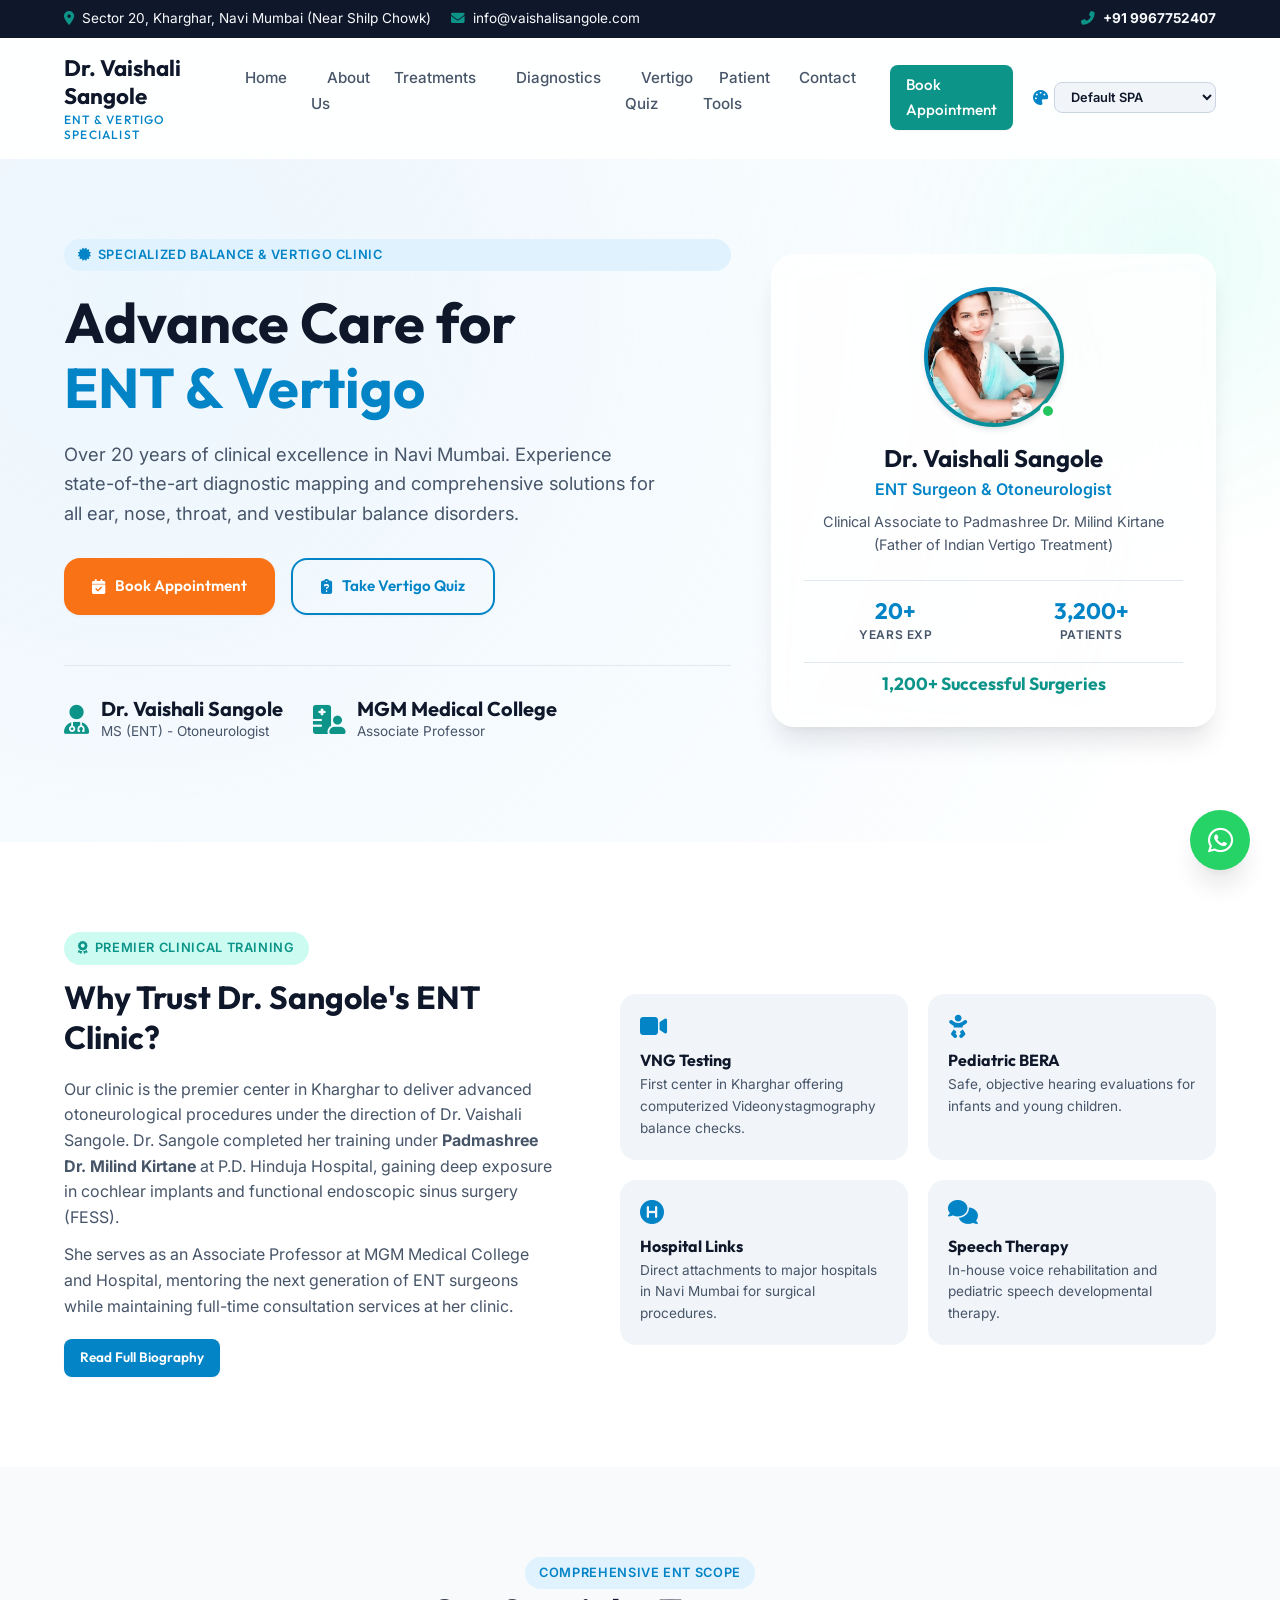
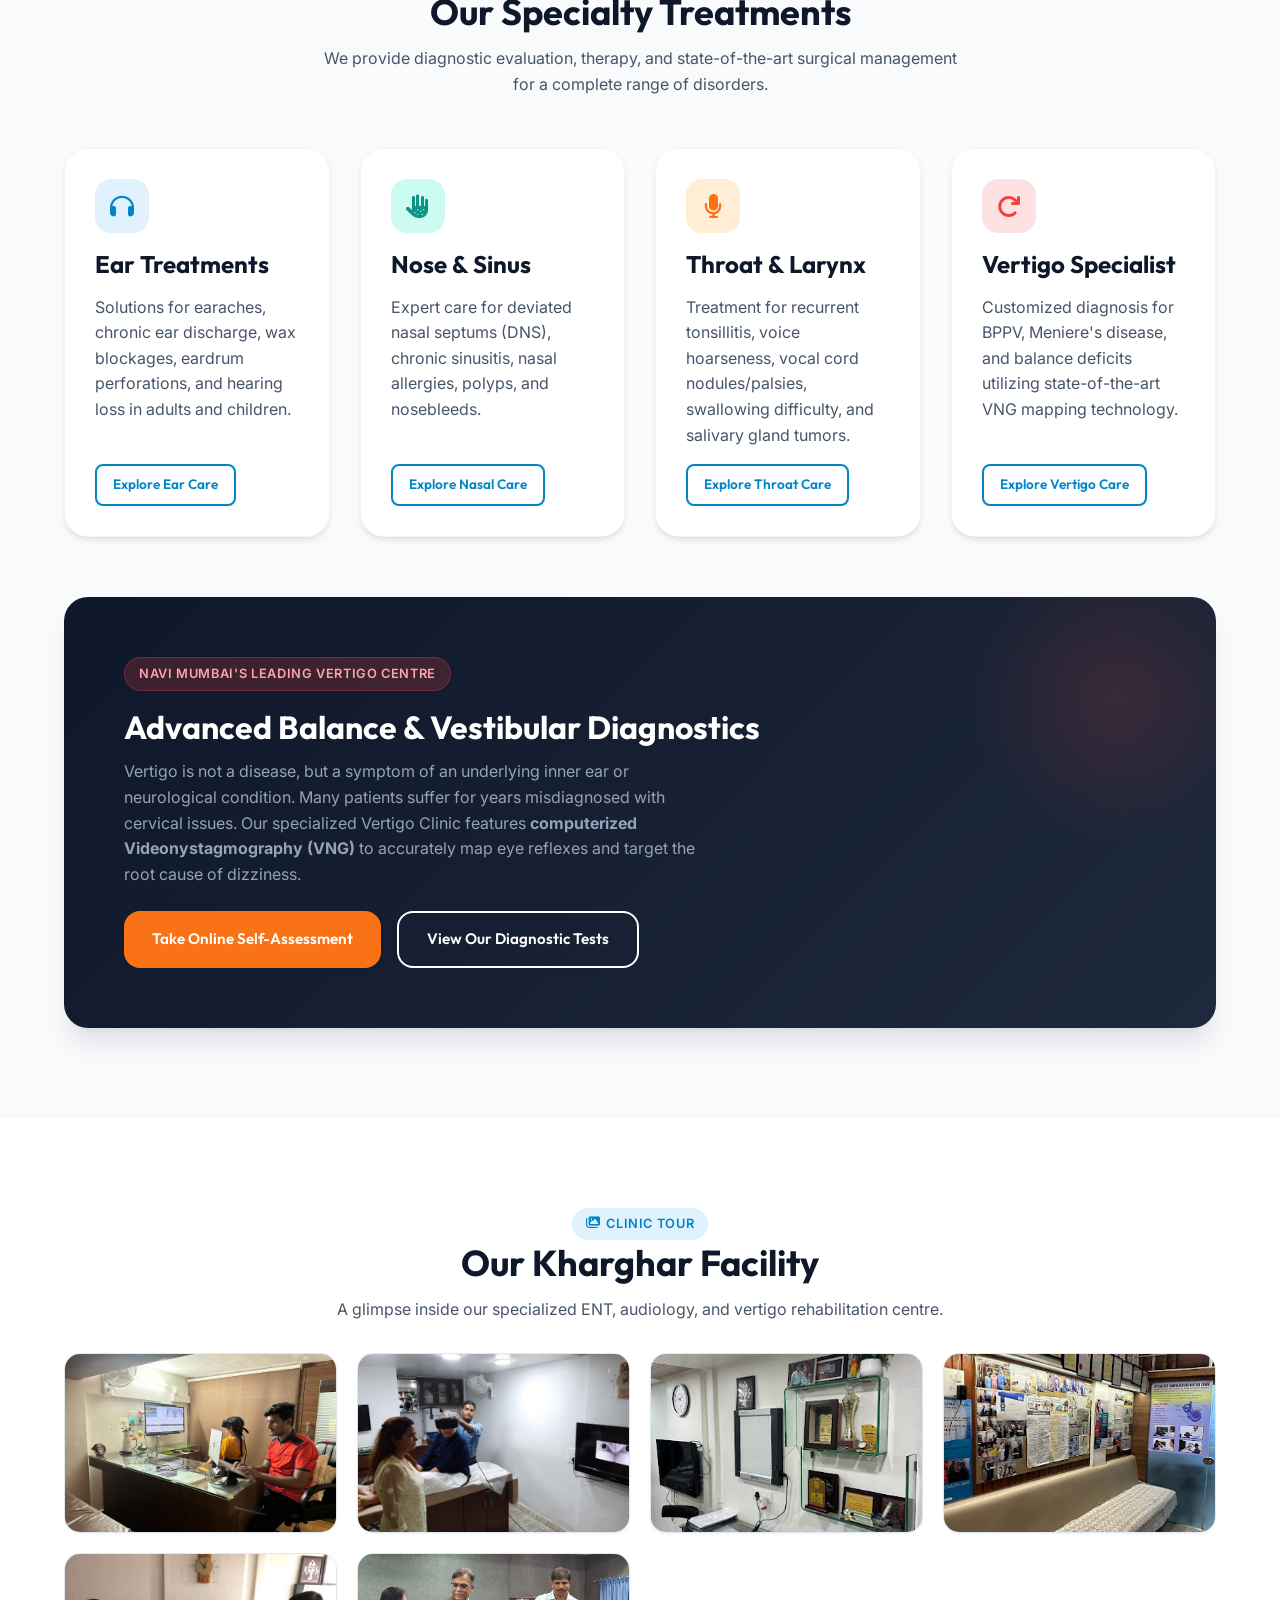
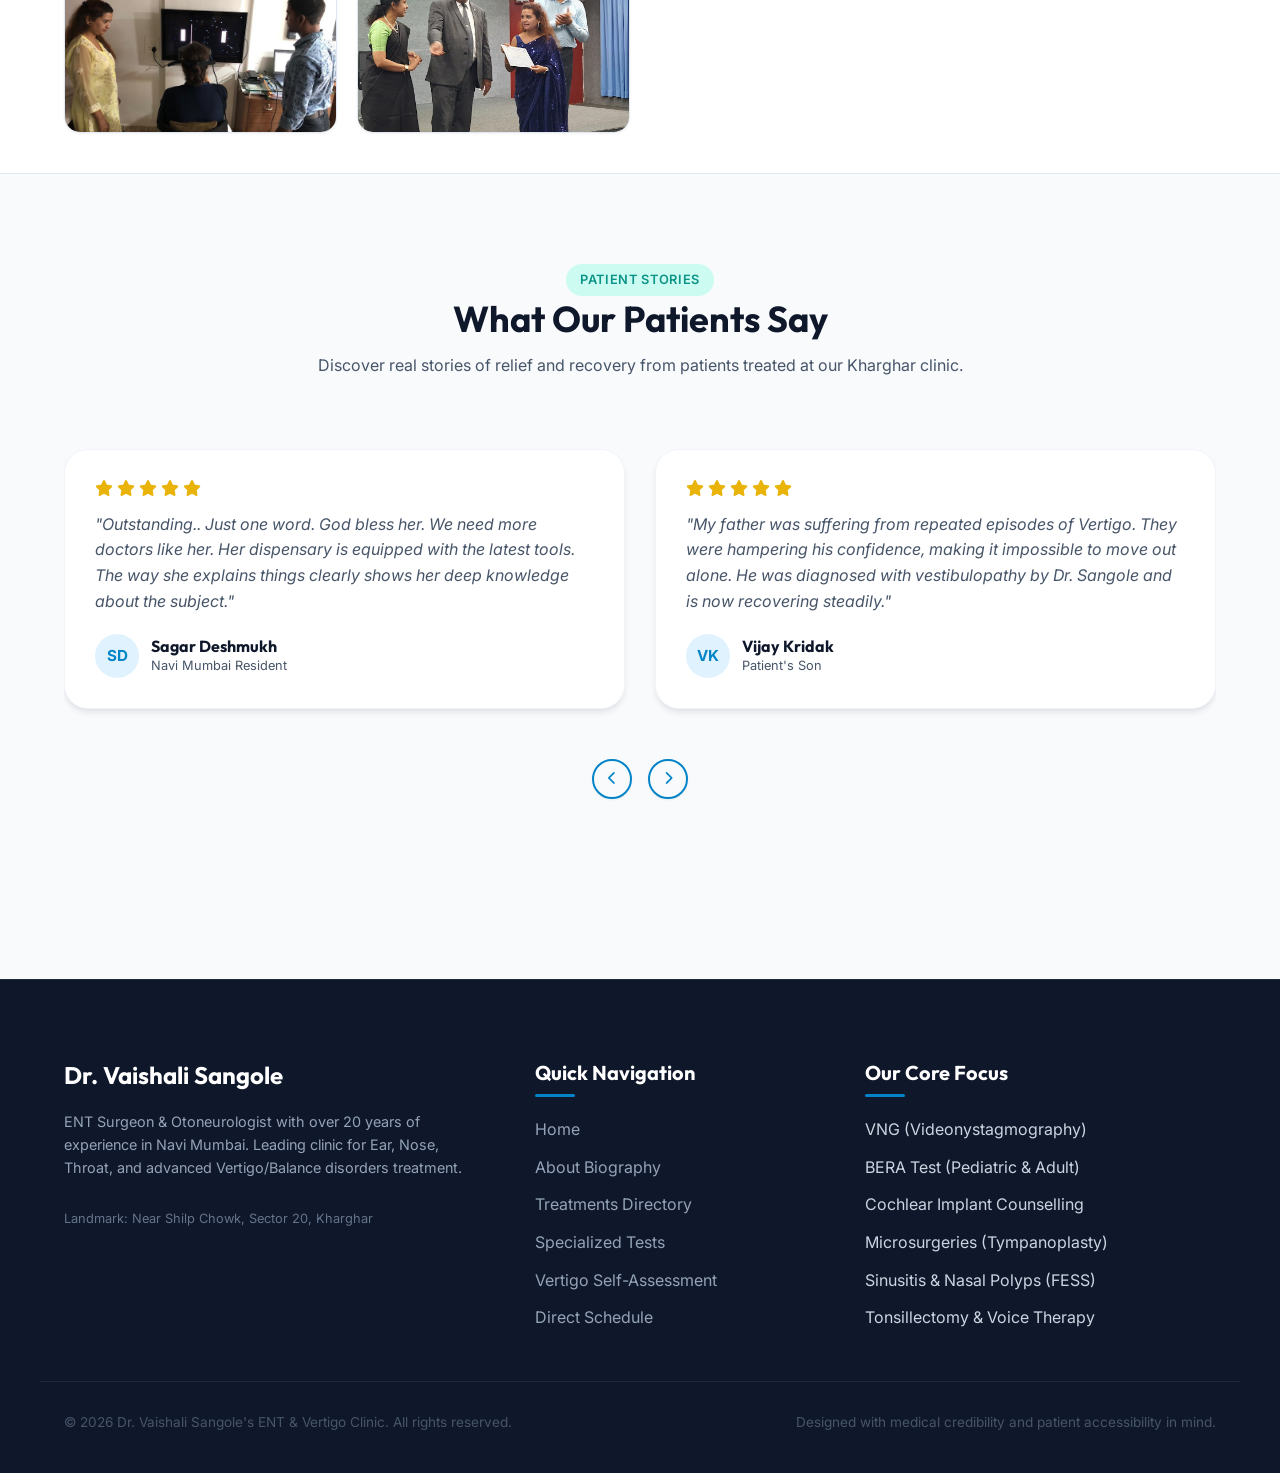
<file: spa-redesign/index.html>
<!DOCTYPE html>
<html lang="en">
<head>
  <meta charset="UTF-8">
  <meta name="viewport" content="width=device-width, initial-scale=1.0">
  <title>Dr. Vaishali Sangole | ENT Specialist & Vertigo Clinic Navi Mumbai</title>
  
  <!-- Meta Tags for SEO -->
  <meta name="description" content="Consult Dr. Vaishali Sangole, leading ENT surgeon & otoneurologist with 20+ years experience. Expert treatment for ear, nose, throat, and specialized vertigo/balance disorders (VNG, BERA) in Kharghar, Navi Mumbai.">
  <meta name="keywords" content="ENT specialist Kharghar, Vertigo doctor Navi Mumbai, BERA test Kharghar, VNG test Mumbai, Dr Vaishali Sangole, throat specialist Navi Mumbai, audiometry Kharghar">
  
  <!-- FontAwesome for Icons -->
  <link rel="stylesheet" href="https://cdnjs.cloudflare.com/ajax/libs/font-awesome/6.4.0/css/all.min.css">
  
  <!-- Custom Styles -->
  <link rel="stylesheet" href="styles.css">
</head>
<body>

  <!-- TOP BRANDING HEADER -->
  <header class="site-header">
    <div class="header-top">
      <div class="container header-top-inner">
        <div class="top-contact">
          <div class="top-contact-item">
            <i class="fas fa-map-marker-alt"></i>
            <span>Sector 20, Kharghar, Navi Mumbai (Near Shilp Chowk)</span>
          </div>
          <div class="top-contact-item">
            <i class="fas fa-envelope"></i>
            <a href="mailto:info@vaishalisangole.com">info@vaishalisangole.com</a>
          </div>
        </div>
        <div class="top-contact-item">
          <i class="fas fa-phone-alt"></i>
          <a href="tel:+919967752407" style="font-weight: 700;">+91 9967752407</a>
        </div>
      </div>
    </div>
    
    <div class="header-main">
      <div class="container header-main-inner">
        <a href="#/home" class="logo">
          <h1>
            Dr. Vaishali Sangole
            <span>ENT & Vertigo Specialist</span>
          </h1>
        </a>
        
        <nav class="main-nav" id="site-main-nav">
          <ul>
            <li><a href="#/home">Home</a></li>
            <li><a href="#/about">About Us</a></li>
            <li><a href="#/treatments">Treatments</a></li>
            <li><a href="#/tests">Diagnostics</a></li>
            <li><a href="#/assessment">Vertigo Quiz</a></li>
            <li><a href="#/tools">Patient Tools</a></li>
            <li><a href="#/contact">Contact</a></li>
            <li><a href="#/booking" class="btn btn-secondary btn-sm nav-link-booking" style="color: white; margin-left: 10px;">Book Appointment</a></li>
          </ul>
        </nav>
        
        <div class="theme-selector-container" style="margin-left: 20px; display: flex; align-items: center; gap: 6px;">
          <i class="fas fa-palette" style="color: var(--primary); font-size: 0.95rem;"></i>
          <select id="theme-switcher-select" style="padding: 6px 12px; font-size: 0.8rem; background: var(--bg-accent); border: 1px solid #cbd5e1; border-radius: var(--radius-sm); cursor: pointer; font-weight:600; font-family: var(--font-body); color: var(--text-main); outline:none;">
            <option value="default">Default SPA</option>
            <option value="boutique">Boutique Elegance</option>
            <option value="telehealth">Telehealth Dark</option>
          </select>
        </div>
        
        <button class="menu-toggle" id="menu-toggle-btn">
          <i class="fas fa-bars"></i>
        </button>
      </div>
    </div>
  </header>

  <!-- ==================== VIEW: HOME ==================== -->
  <main class="view active" id="home-view">
    <section class="hero">
      <div class="container hero-grid">
        <div class="hero-content">
          <span class="badge badge-primary"><i class="fas fa-certificate"></i> Specialized Balance & Vertigo Clinic</span>
          <h2 class="hero-title">Advance Care for <span>ENT & Vertigo</span></h2>
          <p class="hero-desc">Over 20 years of clinical excellence in Navi Mumbai. Experience state-of-the-art diagnostic mapping and comprehensive solutions for all ear, nose, throat, and vestibular balance disorders.</p>
          <div class="hero-ctas">
            <a href="#/booking" class="btn btn-accent"><i class="fas fa-calendar-check"></i> Book Appointment</a>
            <a href="#/assessment" class="btn btn-outline"><i class="fas fa-clipboard-question"></i> Take Vertigo Quiz</a>
          </div>
          <div class="hero-trust-badges">
            <div class="trust-badge-item">
              <i class="fas fa-user-md"></i>
              <div>
                <h4>Dr. Vaishali Sangole</h4>
                <p>MS (ENT) - Otoneurologist</p>
              </div>
            </div>
            <div class="trust-badge-item">
              <i class="fas fa-hospital-user"></i>
              <div>
                <h4>MGM Medical College</h4>
                <p>Associate Professor</p>
              </div>
            </div>
          </div>
        </div>
        
        <div class="hero-card">
          <div class="doctor-img-container">
            <img src="images/doctor-img.jpg" alt="Dr. Vaishali Sangole">
            <div class="online-pulse"></div>
          </div>
          <div>
            <h3>Dr. Vaishali Sangole</h3>
            <p style="color: var(--primary); font-weight: 600; margin-top: 4px;">ENT Surgeon & Otoneurologist</p>
            <p style="font-size: 0.9rem; margin-top: 8px;">Clinical Associate to Padmashree Dr. Milind Kirtane (Father of Indian Vertigo Treatment)</p>
          </div>
          
          <div class="hero-card-meta">
            <div class="hero-card-stat">
              <h4>20+</h4>
              <p>Years Exp</p>
            </div>
            <div class="hero-card-stat">
              <h4>3,200+</h4>
              <p>Patients</p>
            </div>
            <div class="hero-card-stat" style="border-top: 1px solid #e2e8f0; grid-column: span 2; padding-top: 10px; margin-top: 5px;">
              <h4 style="font-size: 1.1rem; color: var(--secondary);">1,200+ Successful Surgeries</h4>
            </div>
          </div>
        </div>
      </div>
    </section>

    <!-- HIGHLIGHT SECTION -->
    <section class="section section-alt">
      <div class="container">
        <div class="about-grid">
          <div>
            <span class="badge badge-secondary"><i class="fas fa-award"></i> Premier Clinical Training</span>
            <h2 style="margin-top: 12px; margin-bottom: 20px;">Why Trust Dr. Sangole's ENT Clinic?</h2>
            <p>Our clinic is the premier center in Kharghar to deliver advanced otoneurological procedures under the direction of Dr. Vaishali Sangole. Dr. Sangole completed her training under <strong>Padmashree Dr. Milind Kirtane</strong> at P.D. Hinduja Hospital, gaining deep exposure in cochlear implants and functional endoscopic sinus surgery (FESS).</p>
            <p style="margin-top: 12px;">She serves as an Associate Professor at MGM Medical College and Hospital, mentoring the next generation of ENT surgeons while maintaining full-time consultation services at her clinic.</p>
            <a href="#/about" class="btn btn-primary btn-sm" style="margin-top: 20px;">Read Full Biography</a>
          </div>
          
          <div class="about-features">
            <div class="feature-box">
              <i class="fas fa-video"></i>
              <h4>VNG Testing</h4>
              <p>First center in Kharghar offering computerized Videonystagmography balance checks.</p>
            </div>
            <div class="feature-box">
              <i class="fas fa-baby"></i>
              <h4>Pediatric BERA</h4>
              <p>Safe, objective hearing evaluations for infants and young children.</p>
            </div>
            <div class="feature-box">
              <i class="fas fa-hospital-symbol"></i>
              <h4>Hospital Links</h4>
              <p>Direct attachments to major hospitals in Navi Mumbai for surgical procedures.</p>
            </div>
            <div class="feature-box">
              <i class="fas fa-comments"></i>
              <h4>Speech Therapy</h4>
              <p>In-house voice rehabilitation and pediatric speech developmental therapy.</p>
            </div>
          </div>
        </div>
      </div>
    </section>

    <!-- CORE SPECIALTIES -->
    <section class="section">
      <div class="container">
        <div class="section-header">
          <span class="badge badge-primary">Comprehensive ENT Scope</span>
          <h2>Our Specialty Treatments</h2>
          <p>We provide diagnostic evaluation, therapy, and state-of-the-art surgical management for a complete range of disorders.</p>
        </div>
        
         <div class="treatments-grid">
          <div class="treatment-card">
            <div class="treatment-card-icon flex-center">
              <i class="fas fa-headphones"></i>
            </div>
            <h3>Ear Treatments</h3>
            <p>Solutions for earaches, chronic ear discharge, wax blockages, eardrum perforations, and hearing loss in adults and children.</p>
            <a href="#/treatments-ear" class="btn btn-outline btn-sm" style="margin-top: auto; align-self: flex-start;">Explore Ear Care</a>
          </div>
          
          <div class="treatment-card">
            <div class="treatment-card-icon nose flex-center">
              <i class="fas fa-allergies"></i>
            </div>
            <h3>Nose & Sinus</h3>
            <p>Expert care for deviated nasal septums (DNS), chronic sinusitis, nasal allergies, polyps, and nosebleeds.</p>
            <a href="#/treatments-nose" class="btn btn-outline btn-sm" style="margin-top: auto; align-self: flex-start;">Explore Nasal Care</a>
          </div>
          
          <div class="treatment-card">
            <div class="treatment-card-icon throat flex-center">
              <i class="fas fa-microphone"></i>
            </div>
            <h3>Throat & Larynx</h3>
            <p>Treatment for recurrent tonsillitis, voice hoarseness, vocal cord nodules/palsies, swallowing difficulty, and salivary gland tumors.</p>
            <a href="#/treatments-throat" class="btn btn-outline btn-sm" style="margin-top: auto; align-self: flex-start;">Explore Throat Care</a>
          </div>
          
          <div class="treatment-card">
            <div class="treatment-card-icon vertigo flex-center">
              <i class="fas fa-redo"></i>
            </div>
            <h3>Vertigo Specialist</h3>
            <p>Customized diagnosis for BPPV, Meniere's disease, and balance deficits utilizing state-of-the-art VNG mapping technology.</p>
            <a href="#/treatments-vertigo" class="btn btn-outline btn-sm" style="margin-top: auto; align-self: flex-start;">Explore Vertigo Care</a>
          </div>
        </div>
        
        <!-- VERTIGO CLINIC FOCUS CALLOUT -->
        <div class="vertigo-banner">
          <div class="vertigo-visual-bg"></div>
          <span class="badge vertigo-banner-badge">Navi Mumbai's Leading Vertigo Centre</span>
          <h3>Advanced Balance & Vestibular Diagnostics</h3>
          <p>Vertigo is not a disease, but a symptom of an underlying inner ear or neurological condition. Many patients suffer for years misdiagnosed with cervical issues. Our specialized Vertigo Clinic features <strong>computerized Videonystagmography (VNG)</strong> to accurately map eye reflexes and target the root cause of dizziness.</p>
          <div style="display: flex; gap: 16px; flex-wrap: wrap;">
            <a href="#/assessment" class="btn btn-accent">Take Online Self-Assessment</a>
            <a href="#/tests" class="btn btn-outline" style="border-color: white; color: white;">View Our Diagnostic Tests</a>
          </div>
        </div>
      </div>
    </section>

    <!-- GALLERY SECTION -->
    <section class="section section-alt" style="padding-bottom: 40px; border-bottom: 1px solid #e2e8f0;">
      <div class="container">
        <div class="section-header" style="margin-bottom: 30px;">
          <span class="badge badge-primary"><i class="fas fa-images"></i> Clinic Tour</span>
          <h2>Our Kharghar Facility</h2>
          <p>A glimpse inside our specialized ENT, audiology, and vertigo rehabilitation centre.</p>
        </div>
        <div class="gallery-grid" style="display: grid; grid-template-columns: repeat(auto-fill, minmax(220px, 1fr)); gap: 20px; margin-top: 20px;">
          <div class="gallery-card" style="border-radius: var(--radius-md); overflow: hidden; height: 180px; box-shadow: var(--shadow-sm); transition: var(--transition); border: 1px solid #e2e8f0;">
            <img src="images/gallery/1.jpg" alt="Clinic Entrance" style="width: 100%; height: 100%; object-fit: cover; transition: var(--transition);">
          </div>
          <div class="gallery-card" style="border-radius: var(--radius-md); overflow: hidden; height: 180px; box-shadow: var(--shadow-sm); transition: var(--transition); border: 1px solid #e2e8f0;">
            <img src="images/gallery/2.jpeg" alt="Consultation Lounge" style="width: 100%; height: 100%; object-fit: cover; transition: var(--transition);">
          </div>
          <div class="gallery-card" style="border-radius: var(--radius-md); overflow: hidden; height: 180px; box-shadow: var(--shadow-sm); transition: var(--transition); border: 1px solid #e2e8f0;">
            <img src="images/gallery/3.jpg" alt="VNG Diagnostic Suite" style="width: 100%; height: 100%; object-fit: cover; transition: var(--transition);">
          </div>
          <div class="gallery-card" style="border-radius: var(--radius-md); overflow: hidden; height: 180px; box-shadow: var(--shadow-sm); transition: var(--transition); border: 1px solid #e2e8f0;">
            <img src="images/gallery/5.jpg" alt="Audiological Testing Room" style="width: 100%; height: 100%; object-fit: cover; transition: var(--transition);">
          </div>
          <div class="gallery-card" style="border-radius: var(--radius-md); overflow: hidden; height: 180px; box-shadow: var(--shadow-sm); transition: var(--transition); border: 1px solid #e2e8f0;">
            <img src="images/gallery/6.jpeg" alt="Doctor Consultation Cabin" style="width: 100%; height: 100%; object-fit: cover; transition: var(--transition);">
          </div>
          <div class="gallery-card" style="border-radius: var(--radius-md); overflow: hidden; height: 180px; box-shadow: var(--shadow-sm); transition: var(--transition); border: 1px solid #e2e8f0;">
            <img src="images/gallery/7.jpeg" alt="Hearing Aid Lab" style="width: 100%; height: 100%; object-fit: cover; transition: var(--transition);">
          </div>
        </div>
      </div>
    </section>

    <!-- TESTIMONIALS SECTION -->
    <section class="section testimonials-section">
      <div class="container">
        <div class="section-header">
          <span class="badge badge-secondary">Patient Stories</span>
          <h2>What Our Patients Say</h2>
          <p>Discover real stories of relief and recovery from patients treated at our Kharghar clinic.</p>
        </div>
        
        <div class="testimonials-track">
          <div class="testimonial-slide">
            <div class="testimonial-rating">
              <i class="fas fa-star"></i><i class="fas fa-star"></i><i class="fas fa-star"></i><i class="fas fa-star"></i><i class="fas fa-star"></i>
            </div>
            <p class="testimonial-text">"Outstanding.. Just one word. God bless her. We need more doctors like her. Her dispensary is equipped with the latest tools. The way she explains things clearly shows her deep knowledge about the subject."</p>
            <div class="testimonial-author">
              <div class="testimonial-avatar flex-center">SD</div>
              <div>
                <h4>Sagar Deshmukh</h4>
                <p style="font-size: 0.8rem; margin: 0;">Navi Mumbai Resident</p>
              </div>
            </div>
          </div>
          
          <div class="testimonial-slide">
            <div class="testimonial-rating">
              <i class="fas fa-star"></i><i class="fas fa-star"></i><i class="fas fa-star"></i><i class="fas fa-star"></i><i class="fas fa-star"></i>
            </div>
            <p class="testimonial-text">"My father was suffering from repeated episodes of Vertigo. They were hampering his confidence, making it impossible to move out alone. He was diagnosed with vestibulopathy by Dr. Sangole and is now recovering steadily."</p>
            <div class="testimonial-author">
              <div class="testimonial-avatar flex-center">VK</div>
              <div>
                <h4>Vijay Kridak</h4>
                <p style="font-size: 0.8rem; margin: 0;">Patient's Son</p>
              </div>
            </div>
          </div>

          <div class="testimonial-slide">
            <div class="testimonial-rating">
              <i class="fas fa-star"></i><i class="fas fa-star"></i><i class="fas fa-star"></i><i class="fas fa-star"></i><i class="fas fa-star"></i>
            </div>
            <p class="testimonial-text">"I had Vertigo issues for many years. Every time I was diagnosed with cervical spondylosis because I had neck pain. Dr. Vaishali diagnosed me correctly. Her friendliness and explanations are top class!"</p>
            <div class="testimonial-author">
              <div class="testimonial-avatar flex-center">PS</div>
              <div>
                <h4>Prasidh S.</h4>
                <p style="font-size: 0.8rem; margin: 0;">Kharghar Patient</p>
              </div>
            </div>
          </div>
        </div>
        <div style="display:flex; justify-content:center; gap:16px; margin-top: 30px;">
          <button class="btn btn-outline btn-sm" id="testi-prev-btn" style="border-radius:var(--radius-full); width:40px; height:40px; padding:0; display:inline-flex; align-items:center; justify-content:center;"><i class="fas fa-chevron-left"></i></button>
          <button class="btn btn-outline btn-sm" id="testi-next-btn" style="border-radius:var(--radius-full); width:40px; height:40px; padding:0; display:inline-flex; align-items:center; justify-content:center;"><i class="fas fa-chevron-right"></i></button>
        </div>
      </div>
    </section>
  </main>

  <!-- ==================== VIEW: ABOUT US ==================== -->
  <main class="view" id="about-view">
    <section class="section">
      <div class="container">
        <div class="section-header">
          <span class="badge badge-primary">Our Founder</span>
          <h2>Dr. Vaishali Sangole</h2>
          <p>Learn about the academic background, clinical expertise, and medical lineage of Navi Mumbai's leading otoneurologist.</p>
        </div>
        
        <div style="background-color: var(--bg-secondary); border-radius: var(--radius-lg); padding: 40px; box-shadow: var(--shadow-md); border: 1px solid #f1f5f9; margin-top: 40px;">
          <div class="about-grid">
            <div style="text-align: center;">
              <div class="doctor-img-container" style="width: 200px; height: 200px; margin: 0 auto 20px;">
                <img src="images/doctor-img.jpg" alt="Dr. Vaishali Sangole">
              </div>
              <h3>Dr. Vaishali Sangole</h3>
              <p style="color: var(--primary); font-weight: 600;">MS (ENT), MBBS</p>
              <p style="font-size: 0.9rem; margin-top: 8px;">Associate Professor at MGM Medical College</p>
              <span class="badge mgm-badge" style="margin-top: 10px;">20+ Years Clinical Exp</span>
            </div>
            
            <div>
              <h3 style="margin-bottom: 16px; border-bottom: 2px solid var(--primary-light); padding-bottom: 10px;">Medical Career & Biography</h3>
              <p>Dr. Vaishali Sangole graduated from the prestigious <strong>Mahatma Gandhi Institute of Medical Sciences (M.G.I.M.S)</strong>, Sewagram, Wardha in 1996, and completed her Masters in Surgery (M.S.) in ENT in 2002. She is widely recognized as a leading otoneurologist specializing in vertigo, balance disorders, and deafness.</p>
              <p style="margin-top: 12px;">Between 2005 and 2008, she served as a Clinical Associate to the legendary <strong>Padmashree Dr. Milind Kirtane</strong> (recognized nationally as the father of modern vertigo management and a pioneer of cochlear implants) at the P.D. Hinduja National Hospital. Under his mentorship, she gained extensive experience in Cochlear Implants and Functional Endoscopic Sinus Surgery (FESS).</p>
              <p style="margin-top: 12px;">In addition to running her specialized clinic in Kharghar, she holds the position of <strong>Associate Professor</strong> in the Department of ENT at MGM Medical College and Hospital, Kalamboli, Navi Mumbai, where she guides postgraduate students and handles complex cases.</p>
            </div>
          </div>
          
          <div style="margin-top: 40px; border-top: 1px solid #e2e8f0; padding-top: 40px;">
            <h3 style="margin-bottom: 24px; text-align: center;">Clinical Credentials & Affiliations</h3>
            <div style="display: grid; grid-template-columns: repeat(auto-fit, minmax(220px, 1fr)); gap: 20px;">
              <div class="feature-box" style="background-color: var(--bg-primary);">
                <i class="fas fa-university"></i>
                <h4 style="font-size: 1rem; margin-bottom: 6px;">MGIMS Sewagram</h4>
                <p style="font-size: 0.85rem;">Completed MBBS graduation in 1996 from India's premier rural medical institute.</p>
              </div>
              <div class="feature-box" style="background-color: var(--bg-primary);">
                <i class="fas fa-user-graduate"></i>
                <h4 style="font-size: 1rem; margin-bottom: 6px;">Masters in Surgery (ENT)</h4>
                <p style="font-size: 0.85rem;">Achieved postgraduate degree in Oto-Rhino-Laryngology in 2002.</p>
              </div>
              <div class="feature-box" style="background-color: var(--bg-primary);">
                <i class="fas fa-ribbon"></i>
                <h4 style="font-size: 1rem; margin-bottom: 6px;">Hinduja Hospital Fellowship</h4>
                <p style="font-size: 0.85rem;">Clinical Associate training under Padmashree Dr. Milind Kirtane (2005-2008).</p>
              </div>
              <div class="feature-box" style="background-color: var(--bg-primary);">
                <i class="fas fa-chalkboard-teacher"></i>
                <h4 style="font-size: 1rem; margin-bottom: 6px;">MGM Medical College</h4>
                <p style="font-size: 0.85rem;">Active Associate Professor teaching ENT surgery and vertigo care.</p>
              </div>
            </div>
          </div>
        </div>
      </div>
    </section>
  </main>

  <!-- ==================== VIEW: TREATMENTS ==================== -->
  <main class="view" id="treatments-view">
    <section class="section">
      <div class="container">
        <div class="section-header">
          <span class="badge badge-primary">Practice Explorer</span>
          <h2>Ear, Nose, & Throat Treatments</h2>
          <p>Click on the categories on the left to explore specific clinical symptoms, descriptions, and treatment approaches.</p>
        </div>
        
        <div class="explorer-container">
          <aside class="explorer-sidebar">
            <button class="explorer-tab-btn tab-ear active" data-category="ear">
              <i class="fas fa-headphones"></i>
              <span>Ear Treatments</span>
            </button>
            <button class="explorer-tab-btn tab-nose" data-category="nose">
              <i class="fas fa-allergies"></i>
              <span>Nose & Sinus</span>
            </button>
            <button class="explorer-tab-btn tab-throat" data-category="throat">
              <i class="fas fa-microphone"></i>
              <span>Throat & Voice</span>
            </button>
            <button class="explorer-tab-btn tab-vertigo" data-category="vertigo">
              <i class="fas fa-sync-alt"></i>
              <span>Vertigo Specialist</span>
            </button>
          </aside>
          
          <article class="explorer-content" id="explorer-active-pane">
            <!-- Dynamically populated via JS -->
          </article>
        </div>
      </div>
    </section>
  </main>

  <!-- ==================== VIEW: DIAGNOSTICS ==================== -->
  <main class="view" id="tests-view">
    <section class="section">
      <div class="container">
        <div class="section-header">
          <span class="badge badge-primary">Audiology & Vestibular Lab</span>
          <h2>Specialized Diagnostic Tests</h2>
          <p>We host a fully-equipped diagnostic lab in Kharghar specializing in auditory nerve responses and balance assessments.</p>
        </div>
        
        <div class="treatments-grid" id="tests-grid-container">
          <!-- Dynamically populated via JS -->
        </div>
      </div>
    </section>
  </main>

  <!-- ==================== VIEW: VERTIGO ASSESSMENT ==================== -->
  <main class="view" id="assessment-view">
    <section class="section">
      <div class="container">
        <div class="section-header">
          <span class="badge badge-accent">30-Second Screening</span>
          <h2>Vertigo & Balance Self-Assessment</h2>
          <p>Struggling with dizziness or off-balance sensations? Answer these quick questions to understand your symptoms and identify recommended diagnostic tests.</p>
        </div>
        
        <div class="assessment-card">
          <!-- QUIZ HEADER -->
          <div class="assessment-header">
            <h3>Vertigo Screening Tool</h3>
            <span style="font-size: 0.85rem; font-weight: 600; color: #94a3b8;">Pre-Clinical Checklist</span>
          </div>
          
          <div class="assessment-progress-bar">
            <div class="assessment-progress-fill" id="quiz-progress-fill"></div>
          </div>
          
          <!-- QUIZ BODY -->
          <div class="assessment-body">
            <!-- Question Wizard Pane (rendered via JS) -->
            <div id="quiz-question-container"></div>
            
            <!-- Result Pane -->
            <div class="assessment-result" id="quiz-result-pane">
              <div class="assessment-result-icon">
                <i class="fas fa-heart-pulse"></i>
              </div>
              <h3 class="assessment-result-title" id="result-title">Analyzing Symptoms...</h3>
              <p class="assessment-result-summary" id="result-desc">Your results description will appear here.</p>
              
              <h4 style="margin-top: 30px; margin-bottom: 16px; font-size: 1.1rem; color: #0f172a;">Recommended Tests at Our Clinic:</h4>
              <div class="assessment-tests-list" id="result-tests-container"></div>
              
              <div style="display:flex; justify-content:center; gap: 16px; margin-top: 30px; flex-wrap: wrap;">
                <button class="btn btn-accent" id="quiz-book-cta">Book Consultation & Tests</button>
                <button class="btn btn-outline" id="quiz-reset-btn">Retake Quiz</button>
              </div>
            </div>
          </div>
          
          <!-- QUIZ FOOTER -->
          <div class="assessment-footer" id="quiz-wizard-pane">
            <button class="btn btn-outline btn-sm" id="quiz-prev-btn" style="visibility: hidden;">Back</button>
            <button class="btn btn-primary btn-sm" id="quiz-next-btn" disabled>Next Question</button>
          </div>
        </div>
      </div>
    </section>
  </main>

  <!-- ==================== VIEW: PATIENT TOOLS ==================== -->
  <main class="view" id="tools-view">
    <section class="section">
      <div class="container">
        <div class="section-header">
          <span class="badge badge-secondary">Interactive Health Suite</span>
          <h2>Patient Care Utilities</h2>
          <p>Explore our bespoke tools: manage tinnitus symptoms with sound masking, or view pre-test prep instructions.</p>
        </div>
        
        <div class="explorer-container">
          <aside class="explorer-sidebar">
            <button class="explorer-tab-btn active" id="tool-tab-tinnitus">
              <i class="fas fa-headphones"></i>
              <span>Tinnitus Sound Spa</span>
            </button>
            <button class="explorer-tab-btn" id="tool-tab-prep">
              <i class="fas fa-list-check"></i>
              <span>Pre-Test Instructions</span>
            </button>
          </aside>
          
          <article class="explorer-content">
            <!-- TINNITUS SOUND SPA PANE -->
            <div class="tool-pane active" id="tool-pane-tinnitus">
              <h3>Tinnitus Sound Masker</h3>
              <p style="margin-bottom: 24px;">Tinnitus (ear ringing) can often be managed using localized sound masking. This browser-based sound spa generates static sound signatures directly using your browser's audio engine. Select a frequency signature below to soothe symptoms.</p>
              
              <div style="background-color: var(--bg-primary); padding: 30px; border-radius: var(--radius-md); border: 1px solid #cbd5e1; display: grid; grid-template-columns: 1.1fr 0.9fr; gap: 30px; align-items: center; flex-wrap: wrap;">
                <div>
                  <h4 style="margin-bottom: 12px;">Select Sound Signature</h4>
                  <div style="display: flex; flex-direction: column; gap: 8px;">
                    <div class="grid-select-card selected" id="noise-white" style="text-align: left; padding: 12px 18px; display: flex; align-items: center; gap: 12px;">
                      <i class="fas fa-wave-square" style="color: var(--primary);"></i>
                      <div><strong>White Noise</strong><span style="display:block; font-size: 0.75rem; color: var(--text-light); font-weight: normal;">Uniform frequency distribution for complete blocking.</span></div>
                    </div>
                    <div class="grid-select-card" id="noise-pink" style="text-align: left; padding: 12px 18px; display: flex; align-items: center; gap: 12px;">
                      <i class="fas fa-wave-square" style="color: var(--secondary);"></i>
                      <div><strong>Pink Noise</strong><span style="display:block; font-size: 0.75rem; color: var(--text-light); font-weight: normal;">Lower pitched rumble, mimics rain or waterfalls.</span></div>
                    </div>
                    <div class="grid-select-card" id="noise-brown" style="text-align: left; padding: 12px 18px; display: flex; align-items: center; gap: 12px;">
                      <i class="fas fa-wave-square" style="color: var(--accent);"></i>
                      <div><strong>Brown Noise</strong><span style="display:block; font-size: 0.75rem; color: var(--text-light); font-weight: normal;">Heavy, low-frequency hum like a distant waterfall.</span></div>
                    </div>
                  </div>
                </div>
                
                <div style="display: flex; flex-direction: column; gap: 20px;">
                  <div class="flex-center" style="flex-direction: column; gap: 12px;">
                    <button class="btn btn-primary" id="tinnitus-play-btn" style="width: 100%; height: 60px; font-size: 1.1rem; border-radius: var(--radius-md);">
                      <i class="fas fa-play"></i> Start Sound Generator
                    </button>
                    <p style="font-size: 0.75rem; color: var(--text-muted);">Use headphones at low volumes for optimal results.</p>
                  </div>
                  
                  <div class="form-group" style="margin: 0;">
                    <label for="tinnitus-volume" style="display: flex; justify-content: space-between; font-size:0.9rem; font-weight:600; margin-bottom:8px;">Volume <span id="vol-txt">50%</span></label>
                    <input type="range" class="form-control" id="tinnitus-volume" min="0" max="100" value="50" style="padding: 0; cursor: pointer; accent-color: var(--primary); height:6px;">
                  </div>
                </div>
              </div>
            </div>
            
            <!-- PRE-TEST INSTRUCTIONS PANE -->
            <div class="tool-pane" id="tool-pane-prep" style="display: none;">
              <h3>Interactive Pre-Test Preparation Guide</h3>
              <p style="margin-bottom: 24px;">Advanced clinical tests like VNG, BERA, and Audiometry require specific patient preparations to ensure accurate results. Select your test below to generate your personalized timeline checklist.</p>
              
              <div class="form-group" style="max-width: 400px; margin-bottom: 30px;">
                <label for="prep-test-selector">Select Your Scheduled Diagnostic Test</label>
                <select class="form-control" id="prep-test-selector">
                  <option value="vng">VNG (Videonystagmography / Vertigo Check)</option>
                  <option value="bera">BERA (Auditory Evoked Brainstem Response)</option>
                  <option value="audiometry">Pure Tone Audiometry (Hearing Test)</option>
                </select>
              </div>
              
              <div class="timeline-container" id="prep-timeline-container" style="display:flex; flex-direction:column; gap:20px;">
                <!-- Dynamically rendered via JS -->
              </div>
              
              <div style="margin-top: 30px; border-top: 1px solid #e2e8f0; padding-top: 24px; display: flex; justify-content: space-between; align-items: center; flex-wrap: wrap; gap: 16px;">
                <span style="font-size: 0.85rem; color: var(--text-muted);"><i class="fas fa-info-circle"></i> Complete these checks to ensure accurate test reports.</span>
                <button class="btn btn-whatsapp" id="prep-share-btn"><i class="fab fa-whatsapp"></i> Send Checklist to WhatsApp</button>
              </div>
            </div>
          </article>
        </div>
      </div>
    </section>
  </main>

  <!-- ==================== VIEW: BOOKING WIZARD ==================== -->
  <main class="view" id="booking-view">
    <section class="section">
      <div class="container">
        <div class="section-header">
          <span class="badge badge-primary">Direct Scheduling</span>
          <h2>Book an Appointment</h2>
          <p>Complete this simple wizard to organize patient details, preferred time shifts, and consult options, then send it instantly to our clinic team via WhatsApp.</p>
        </div>
        
        <div class="booking-card">
          <!-- Wizard Headers -->
          <div class="booking-header">
            <h3>Appointment Request</h3>
            <p style="font-size: 0.85rem; color: #e0f2fe; margin-top: 4px;">WhatsApp Confirmed Booking</p>
          </div>
          
          <div class="booking-steps">
            <div class="booking-step active" id="book-step-1">
              <div class="booking-step-num flex-center">1</div>
              <span>Service & Date</span>
            </div>
            <div class="booking-step" id="book-step-2">
              <div class="booking-step-num flex-center">2</div>
              <span>Patient Details</span>
            </div>
            <div class="booking-step" id="book-step-3">
              <div class="booking-step-num flex-center">3</div>
              <span>Send Request</span>
            </div>
          </div>
          
          <!-- Wizard Form Body -->
          <div class="booking-body">
            
            <!-- STEP 1: SERVICE & TIMINGS -->
            <div class="booking-form-pane active" id="book-step-pane-1">
              <div class="form-group">
                <label for="book-service">Choose Service or Clinic Type</label>
                <select class="form-control" id="book-service">
                  <option value="general">General ENT Consultation</option>
                  <option value="vng">Vertigo Evaluation (VNG Test)</option>
                  <option value="hearing">Hearing Assessment (Audiometry)</option>
                  <option value="bera">Pediatric/Adult BERA Test</option>
                  <option value="speech">Speech & Language Therapy Session</option>
                  <option value="sinus">Sinusitis & Allergy Evaluation</option>
                </select>
              </div>
              
              <div class="form-group">
                <label for="book-date">Select Appointment Date</label>
                <input type="date" class="form-control" id="book-date">
              </div>
              
              <div class="form-group">
                <label>Preferred Time Shift</label>
                <div class="booking-grid-select">
                  <div class="grid-select-card selected" data-value="morning">
                    <i class="fas fa-sun" style="display:block; margin-bottom: 8px; font-size:1.2rem; color: #eab308;"></i>
                    Morning Shift<br><span style="font-size: 0.75rem; font-weight: normal; color: var(--text-light);">11:00 AM - 2:00 PM</span>
                  </div>
                  <div class="grid-select-card" data-value="evening">
                    <i class="fas fa-moon" style="display:block; margin-bottom: 8px; font-size:1.2rem; color: #6366f1;"></i>
                    Evening Shift<br><span style="font-size: 0.75rem; font-weight: normal; color: var(--text-light);">5:00 PM - 9:00 PM</span>
                  </div>
                </div>
              </div>
              
              <div style="display: flex; justify-content: flex-end; margin-top: 30px;">
                <button class="btn btn-primary" id="book-next-1">Next Step <i class="fas fa-arrow-right"></i></button>
              </div>
            </div>
            
            <!-- STEP 2: CONTACT DETAILS -->
            <div class="booking-form-pane" id="book-step-pane-2">
              <div style="display: grid; grid-template-columns: 1fr 1fr; gap: 20px;">
                <div class="form-group">
                  <label for="book-name">Patient Full Name</label>
                  <input type="text" class="form-control" id="book-name" placeholder="Enter patient's name">
                </div>
                <div class="form-group">
                  <label for="book-age">Patient Age (Years)</label>
                  <input type="number" class="form-control" id="book-age" placeholder="e.g. 35">
                </div>
              </div>
              
              <div class="form-group">
                <label for="book-phone">Contact Mobile Number (WhatsApp preferred)</label>
                <input type="tel" class="form-control" id="book-phone" placeholder="e.g. 98200XXXXX">
              </div>
              
              <div class="form-group">
                <label for="book-symptoms">Brief Description of Symptoms / History (Optional)</label>
                <textarea class="form-control" id="book-symptoms" rows="3" placeholder="e.g., suffering from severe dizziness for 2 days, ear discharge..."></textarea>
              </div>
              
              <div style="display: flex; justify-content: space-between; margin-top: 30px;">
                <button class="btn btn-outline" id="book-prev-2"><i class="fas fa-arrow-left"></i> Back</button>
                <button class="btn btn-primary" id="book-next-2">Next Step <i class="fas fa-arrow-right"></i></button>
              </div>
            </div>
            
            <!-- STEP 3: CONFIRM & SUBMIT -->
            <div class="booking-form-pane" id="book-step-pane-3">
              <h4 style="margin-bottom: 16px;">Verify Appointment Request Details</h4>
              
              <div class="summary-card">
                <div class="summary-row">
                  <span class="summary-label">Patient Name:</span>
                  <span class="summary-value summary-name">--</span>
                </div>
                <div class="summary-row">
                  <span class="summary-label">Age:</span>
                  <span class="summary-value summary-age">--</span>
                </div>
                <div class="summary-row">
                  <span class="summary-label">Mobile Number:</span>
                  <span class="summary-value summary-phone">--</span>
                </div>
                <div class="summary-row">
                  <span class="summary-label">Requested Service:</span>
                  <span class="summary-value summary-service">--</span>
                </div>
                <div class="summary-row">
                  <span class="summary-label">Appointment Date:</span>
                  <span class="summary-value summary-date">--</span>
                </div>
                <div class="summary-row">
                  <span class="summary-label">Preferred Shift:</span>
                  <span class="summary-value summary-shift">--</span>
                </div>
                <div class="summary-row">
                  <span class="summary-label">Declared History:</span>
                  <span class="summary-value summary-symptoms">--</span>
                </div>
              </div>
              
              <div style="background-color: var(--primary-light); color: var(--primary-hover); padding: 16px; border-radius: var(--radius-md); font-size: 0.85rem; margin-bottom: 24px; display: flex; gap: 12px; align-items: flex-start;">
                <i class="fab fa-whatsapp" style="font-size: 1.5rem; margin-top: 2px;"></i>
                <p><strong>Note:</strong> Clicking the button below opens WhatsApp to transmit the request directly to the clinic's official line (+91 9967752407). The clinic coordinator will respond to confirm your exact slot timing.</p>
              </div>
              
              <div style="display: flex; justify-content: space-between; margin-top: 30px;">
                <button class="btn btn-outline" id="book-prev-3"><i class="fas fa-arrow-left"></i> Back</button>
                <button class="btn btn-whatsapp" id="book-submit"><i class="fab fa-whatsapp"></i> Confirm & Book via WhatsApp</button>
              </div>
            </div>
            
          </div>
        </div>
      </div>
    </section>
  </main>

  <!-- ==================== VIEW: CONTACT ==================== -->
  <main class="view" id="contact-view">
    <section class="section">
      <div class="container">
        <div class="section-header">
          <span class="badge badge-primary">Visit Our Clinic</span>
          <h2>Contact & Timings</h2>
          <p>Find clinic coordinates, map directions, and track operational hours in real-time.</p>
        </div>
        
        <div class="contact-grid">
          <div class="contact-info">
            <div class="contact-item">
              <div class="contact-item-icon flex-center">
                <i class="fas fa-map-marker-alt"></i>
              </div>
              <div>
                <h4>Clinic Address</h4>
                <p>18, Plot 14, Meera Arcade Building, Sector 20, Kharghar, Navi Mumbai</p>
                <p style="font-size: 0.85rem; color: var(--text-light); font-weight: 600; margin-top: 4px;">Landmark: Near Shilp Chowk</p>
              </div>
            </div>
            
            <div class="contact-item">
              <div class="contact-item-icon flex-center">
                <i class="fas fa-phone-alt"></i>
              </div>
              <div>
                <h4>Phone Call & WhatsApp</h4>
                <p>Mobile: <a href="tel:+919967752407" style="color: var(--primary); font-weight: 600;">+91 - 9967752407</a></p>
                <p style="font-size: 0.85rem; color: var(--text-light);">Direct calling is monitored during clinic shifts.</p>
              </div>
            </div>
            
            <div class="contact-item">
              <div class="contact-item-icon flex-center">
                <i class="fas fa-envelope"></i>
              </div>
              <div>
                <h4>Email Inquiries</h4>
                <p><a href="mailto:info@vaishalisangole.com" style="color: var(--primary); font-weight: 600;">info@vaishalisangole.com</a></p>
              </div>
            </div>
            
            <!-- LIVE TIMINGS ENGINE VIEW -->
            <div class="live-timing-card">
              <div class="live-status">
                <div class="live-indicator" id="live-status-indicator"></div>
                <span id="live-status-text">Checking status...</span>
              </div>
              
              <div class="timings-list">
                <div class="timings-row">
                  <span>Monday</span>
                  <span>11:00 AM - 2:00 PM &nbsp;|&nbsp; 5:00 PM - 9:00 PM</span>
                </div>
                <div class="timings-row">
                  <span>Tuesday</span>
                  <span>11:00 AM - 2:00 PM &nbsp;|&nbsp; 5:00 PM - 9:00 PM</span>
                </div>
                <div class="timings-row">
                  <span>Wednesday</span>
                  <span>11:00 AM - 2:00 PM &nbsp;|&nbsp; 5:00 PM - 9:00 PM</span>
                </div>
                <div class="timings-row">
                  <span>Thursday</span>
                  <span>11:00 AM - 2:00 PM &nbsp;|&nbsp; 5:00 PM - 9:00 PM</span>
                </div>
                <div class="timings-row">
                  <span>Friday</span>
                  <span>11:00 AM - 2:00 PM &nbsp;|&nbsp; 5:00 PM - 9:00 PM</span>
                </div>
                <div class="timings-row">
                  <span>Saturday</span>
                  <span>11:00 AM - 2:00 PM &nbsp;|&nbsp; 5:00 PM - 9:00 PM</span>
                </div>
                <div class="timings-row" style="color: var(--danger);">
                  <span>Sunday</span>
                  <span>CLOSED</span>
                </div>
              </div>
            </div>
          </div>
          
          <!-- GOOGLE MAPS IFRAME -->
          <div style="display: flex; flex-direction: column; gap: 20px;">
            <div class="map-container">
              <!-- Location pin matches Meera Arcade Plot 14 Sector 20 Kharghar Navi Mumbai -->
              <iframe src="https://www.google.com/maps/embed?pb=!1m18!1m12!1m13!1m2!1m12!1m3!1d3771.55404554869!2d73.064506!3d19.030582!2m3!1f0!2f0!3f0!3m2!1i1024!2i768!4f13.1!3m3!1m2!1s0x3be7c3e76966601f%3A0xe54dcf9c1ba86a63!2sMeera%20Arcade!5e0!3m2!1sen!2sin!4v1680000000000!5m2!1sen!2sin" allowfullscreen="" loading="lazy" referrerpolicy="no-referrer-when-downgrade"></iframe>
            </div>
            <a href="https://maps.app.goo.gl/uXv7q8x27ZzGf9pEA" target="_blank" class="btn btn-outline" style="width: 100%;"><i class="fas fa-location-arrow"></i> Open in Google Maps App</a>
          </div>
        </div>
      </div>
    </section>
  </main>

  <!-- ==================== FOOTER ==================== -->
  <footer class="site-footer">
    <div class="container footer-grid">
      <div class="footer-column footer-logo">
        <h2>Dr. Vaishali Sangole</h2>
        <p style="color: #94a3b8; font-size: 0.9rem;">ENT Surgeon & Otoneurologist with over 20 years of experience in Navi Mumbai. Leading clinic for Ear, Nose, Throat, and advanced Vertigo/Balance disorders treatment.</p>
        <p style="color: #64748b; font-size: 0.8rem; margin-top: 10px;">Landmark: Near Shilp Chowk, Sector 20, Kharghar</p>
      </div>
      
      <div class="footer-column">
        <h3>Quick Navigation</h3>
        <ul class="footer-links">
          <li><a href="#/home">Home</a></li>
          <li><a href="#/about">About Biography</a></li>
          <li><a href="#/treatments">Treatments Directory</a></li>
          <li><a href="#/tests">Specialized Tests</a></li>
          <li><a href="#/assessment">Vertigo Self-Assessment</a></li>
          <li><a href="#/booking">Direct Schedule</a></li>
        </ul>
      </div>
      
      <div class="footer-column">
        <h3>Our Core Focus</h3>
        <ul class="footer-links" style="pointer-events: none;">
          <li><span style="color: #cbd5e1;">VNG (Videonystagmography)</span></li>
          <li><span style="color: #cbd5e1;">BERA Test (Pediatric & Adult)</span></li>
          <li><span style="color: #cbd5e1;">Cochlear Implant Counselling</span></li>
          <li><span style="color: #cbd5e1;">Microsurgeries (Tympanoplasty)</span></li>
          <li><span style="color: #cbd5e1;">Sinusitis & Nasal Polyps (FESS)</span></li>
          <li><span style="color: #cbd5e1;">Tonsillectomy & Voice Therapy</span></li>
        </ul>
      </div>
    </div>
    
    <div class="container footer-bottom">
      <p>&copy; 2026 Dr. Vaishali Sangole's ENT & Vertigo Clinic. All rights reserved.</p>
      <p>Designed with medical credibility and patient accessibility in mind.</p>
    </div>
  </footer>

  <!-- ==================== FLOATING WHATSAPP BUTTON ==================== -->
  <a href="https://wa.me/919967752407?text=Hello%20Dr.%20Vaishali%20Sangole's%20Clinic,%20I'd%20like%20to%20inquire%20about%20your%20services." target="_blank" class="whatsapp-float flex-center" title="Chat with Clinic Coordinator">
    <i class="fab fa-whatsapp"></i>
  </a>

  <!-- ==================== BOTTOM STICKY MOBILE NAVIGATION DOCK ==================== -->
  <nav class="mobile-dock">
    <a href="#/home" class="mobile-dock-item active">
      <i class="fas fa-home"></i>
      <span>Home</span>
    </a>
    <a href="#/treatments" class="mobile-dock-item">
      <i class="fas fa-briefcase-medical"></i>
      <span>Treatments</span>
    </a>
    <a href="#/tools" class="mobile-dock-item">
      <i class="fas fa-laptop-medical"></i>
      <span>Tools</span>
    </a>
    <a href="#/booking" class="mobile-dock-item highlight">
      <i class="fas fa-calendar-plus"></i>
      <span>Book Now</span>
    </a>
  </nav>

  <!-- Application Logic -->
  <script src="app.js"></script>
</body>
</html>
</file>
<file: spa-redesign/styles.css>
/* IMPORT GOOGLE FONTS */
@import url('https://fonts.googleapis.com/css2?family=Inter:wght@300;400;500;600;700&family=Outfit:wght@400;500;600;700;800&display=swap');

/* DESIGN VARIABLES */
:root {
  /* Color Palette - HSL (Hue, Saturation, Lightness) */
  --bg-primary: #f8fafc;
  --bg-secondary: #ffffff;
  --bg-accent: #f1f5f9;
  
  --text-main: #0f172a;
  --text-muted: #475569;
  --text-light: #94a3b8;
  
  --primary: #0284c7;        /* Sky Blue */
  --primary-hover: #0369a1;
  --primary-light: #e0f2fe;
  
  --secondary: #0d9488;      /* Teal */
  --secondary-hover: #0f766e;
  --secondary-light: #ccfbf1;
  
  --accent: #f97316;         /* Coral Orange for CTAs */
  --accent-hover: #ea580c;
  --accent-light: #ffedd5;
  
  --whatsapp: #25d366;
  --whatsapp-hover: #128c7e;
  
  --danger: #ef4444;
  --success: #22c55e;
  
  /* Font Families */
  --font-heading: 'Outfit', sans-serif;
  --font-body: 'Inter', sans-serif;
  
  /* Shadows & Glassmorphism */
  --shadow-sm: 0 1px 3px rgba(15, 23, 42, 0.05);
  --shadow-md: 0 4px 6px -1px rgba(15, 23, 42, 0.1), 0 2px 4px -2px rgba(15, 23, 42, 0.05);
  --shadow-lg: 0 10px 15px -3px rgba(15, 23, 42, 0.08), 0 4px 6px -4px rgba(15, 23, 42, 0.04);
  --shadow-xl: 0 20px 25px -5px rgba(15, 23, 42, 0.1), 0 8px 10px -6px rgba(15, 23, 42, 0.05);
  --glass-bg: rgba(255, 255, 255, 0.85);
  --glass-border: rgba(255, 255, 255, 0.5);
  --glass-blur: blur(12px);
  
  /* Layout */
  --radius-sm: 8px;
  --radius-md: 16px;
  --radius-lg: 24px;
  --radius-full: 9999px;
  
  --transition: all 0.3s cubic-bezier(0.4, 0, 0.2, 1);
}

/* RESET */
*, *::before, *::after {
  box-sizing: border-box;
  margin: 0;
  padding: 0;
}

html {
  scroll-behavior: smooth;
  -webkit-text-size-adjust: 100%;
}

body {
  font-family: var(--font-body);
  color: var(--text-main);
  background-color: var(--bg-primary);
  line-height: 1.6;
  overflow-x: hidden;
  padding-bottom: 70px; /* Space for sticky mobile bar */
}

@media(min-width: 769px) {
  body {
    padding-bottom: 0;
  }
}

/* TYPOGRAPHY */
h1, h2, h3, h4, h5, h6 {
  font-family: var(--font-heading);
  font-weight: 700;
  line-height: 1.25;
  color: #0f172a;
}

h1 { font-size: 2.5rem; }
h2 { font-size: 2rem; }
h3 { font-size: 1.5rem; }
p { color: var(--text-muted); }
a { color: inherit; text-decoration: none; transition: var(--transition); }

/* UTILITY CLASSES */
.container {
  width: 100%;
  max-width: 1200px;
  margin: 0 auto;
  padding: 0 24px;
}

.text-center { text-align: center; }
.flex-center { display: flex; align-items: center; justify-content: center; }
.badge {
  display: inline-flex;
  align-items: center;
  gap: 6px;
  padding: 6px 14px;
  font-size: 0.8rem;
  font-weight: 600;
  border-radius: var(--radius-full);
  text-transform: uppercase;
  letter-spacing: 0.05em;
}
.badge-primary { background-color: var(--primary-light); color: var(--primary); }
.badge-secondary { background-color: var(--secondary-light); color: var(--secondary); }
.badge-accent { background-color: var(--accent-light); color: var(--accent); }

/* BUTTONS */
.btn {
  display: inline-flex;
  align-items: center;
  justify-content: center;
  gap: 10px;
  padding: 14px 28px;
  font-family: var(--font-heading);
  font-size: 0.95rem;
  font-weight: 600;
  border-radius: var(--radius-md);
  border: none;
  cursor: pointer;
  transition: var(--transition);
  box-shadow: var(--shadow-sm);
}

.btn:active {
  transform: scale(0.98);
}

.btn-primary {
  background-color: var(--primary);
  color: white;
}
.btn-primary:hover {
  background-color: var(--primary-hover);
  box-shadow: var(--shadow-md);
}

.btn-secondary {
  background-color: var(--secondary);
  color: white;
}
.btn-secondary:hover {
  background-color: var(--secondary-hover);
  box-shadow: var(--shadow-md);
}

.btn-accent {
  background-color: var(--accent);
  color: white;
}
.btn-accent:hover {
  background-color: var(--accent-hover);
  box-shadow: var(--shadow-lg);
  transform: translateY(-2px);
}

.btn-outline {
  background: transparent;
  border: 2px solid var(--primary);
  color: var(--primary);
}
.btn-outline:hover {
  background-color: var(--primary-light);
  color: var(--primary-hover);
}

.btn-whatsapp {
  background-color: var(--whatsapp);
  color: white;
}
.btn-whatsapp:hover {
  background-color: var(--whatsapp-hover);
  box-shadow: var(--shadow-lg);
}

.btn-sm {
  padding: 8px 16px;
  font-size: 0.85rem;
  border-radius: var(--radius-sm);
}

/* HEADER & NAVBAR */
.site-header {
  position: sticky;
  top: 0;
  z-index: 100;
  background-color: var(--glass-bg);
  backdrop-filter: var(--glass-blur);
  border-bottom: 1px solid var(--glass-border);
  transition: var(--transition);
}

.header-top {
  background-color: #0f172a;
  color: #f8fafc;
  font-size: 0.85rem;
  padding: 8px 0;
}

.header-top-inner {
  display: flex;
  justify-content: space-between;
  align-items: center;
  flex-wrap: wrap;
  gap: 12px;
}

.top-contact {
  display: flex;
  gap: 20px;
}

.top-contact-item {
  display: flex;
  align-items: center;
  gap: 8px;
}

.top-contact-item i {
  color: var(--secondary);
}

.header-main {
  padding: 16px 0;
}

.header-main-inner {
  display: flex;
  justify-content: space-between;
  align-items: center;
}

.logo h1 {
  font-size: 1.4rem;
  display: flex;
  flex-direction: column;
  color: #0f172a;
}

.logo h1 span {
  font-size: 0.75rem;
  font-weight: 500;
  text-transform: uppercase;
  color: var(--primary);
  letter-spacing: 0.1em;
  margin-top: 2px;
}

.main-nav ul {
  display: flex;
  list-style: none;
  gap: 8px;
}

.main-nav a {
  padding: 8px 16px;
  font-weight: 500;
  font-size: 0.95rem;
  color: var(--text-muted);
  border-radius: var(--radius-sm);
}

.main-nav a:hover, .main-nav li.active a {
  color: var(--primary);
  background-color: var(--primary-light);
}

.menu-toggle {
  display: none;
  font-size: 1.5rem;
  background: transparent;
  border: none;
  cursor: pointer;
  color: var(--text-main);
}

/* VIEW SYSTEM (SPA ROUTING) */
.view {
  display: none;
  animation: fadeIn 0.4s ease-in-out forwards;
  min-height: calc(100vh - 200px);
}

.view.active {
  display: block;
}

@keyframes fadeIn {
  from { opacity: 0; transform: translateY(10px); }
  to { opacity: 1; transform: translateY(0); }
}

/* HERO SECTION */
.hero {
  position: relative;
  padding: 80px 0 100px;
  background: radial-gradient(circle at 10% 20%, rgba(224, 242, 254, 0.5) 0%, rgba(255, 255, 255, 0.9) 90%);
  overflow: hidden;
}

.hero::after {
  content: '';
  position: absolute;
  top: -200px;
  right: -200px;
  width: 600px;
  height: 600px;
  border-radius: var(--radius-full);
  background: radial-gradient(circle, rgba(204, 251, 241, 0.4) 0%, rgba(255, 255, 255, 0) 70%);
  z-index: 1;
  pointer-events: none;
}

.hero-grid {
  display: grid;
  grid-template-columns: 1.2fr 0.8fr;
  gap: 40px;
  align-items: center;
  position: relative;
  z-index: 2;
}

.hero-content {
  display: flex;
  flex-direction: column;
  gap: 20px;
}

.hero-title {
  font-size: 3.5rem;
  line-height: 1.15;
  color: #0f172a;
}

.hero-title span {
  color: var(--primary);
  display: block;
}

.hero-desc {
  font-size: 1.15rem;
  max-width: 600px;
}

.hero-ctas {
  display: flex;
  gap: 16px;
  flex-wrap: wrap;
  margin-top: 10px;
}

.hero-trust-badges {
  display: flex;
  gap: 30px;
  margin-top: 30px;
  border-top: 1px solid #e2e8f0;
  padding-top: 30px;
}

.trust-badge-item {
  display: flex;
  align-items: center;
  gap: 12px;
}

.trust-badge-item i {
  font-size: 1.8rem;
  color: var(--secondary);
}

.trust-badge-item div h4 {
  font-size: 1.25rem;
  color: #0f172a;
}

.trust-badge-item div p {
  font-size: 0.85rem;
  margin: 0;
}

.hero-card {
  background: var(--glass-bg);
  backdrop-filter: var(--glass-blur);
  border: 1px solid var(--glass-border);
  border-radius: var(--radius-lg);
  padding: 32px;
  box-shadow: var(--shadow-xl);
  display: flex;
  flex-direction: column;
  align-items: center;
  text-align: center;
  gap: 16px;
}

.doctor-img-container {
  width: 140px;
  height: 140px;
  border-radius: var(--radius-full);
  background: linear-gradient(135deg, var(--primary), var(--secondary));
  padding: 4px;
  position: relative;
  box-shadow: var(--shadow-md);
}

.doctor-img-container img {
  width: 100%;
  height: 100%;
  border-radius: var(--radius-full);
  object-fit: cover;
  background-color: white;
}

.online-pulse {
  position: absolute;
  bottom: 8px;
  right: 8px;
  width: 16px;
  height: 16px;
  background-color: var(--success);
  border-radius: var(--radius-full);
  border: 3px solid white;
  animation: pulse-success 2s infinite;
}

@keyframes pulse-success {
  0% { transform: scale(0.95); box-shadow: 0 0 0 0 rgba(34, 197, 94, 0.7); }
  70% { transform: scale(1); box-shadow: 0 0 0 8px rgba(34, 197, 94, 0); }
  100% { transform: scale(0.95); box-shadow: 0 0 0 0 rgba(34, 197, 94, 0); }
}

.hero-card-meta {
  width: 100%;
  border-top: 1px solid #e2e8f0;
  padding-top: 16px;
  margin-top: 8px;
  display: grid;
  grid-template-columns: 1fr 1fr;
  gap: 12px;
}

.hero-card-stat h4 {
  font-size: 1.4rem;
  color: var(--primary);
}

.hero-card-stat p {
  font-size: 0.75rem;
  text-transform: uppercase;
  font-weight: 600;
  letter-spacing: 0.05em;
}

/* SECTIONS COMMON */
.section {
  padding: 90px 0;
}

.section-alt {
  background-color: var(--bg-secondary);
}

.section-header {
  max-width: 650px;
  margin: 0 auto 50px;
  text-align: center;
}

.section-header h2 {
  font-size: 2.25rem;
  margin-bottom: 12px;
}

/* ABOUT SECTION */
.about-grid {
  display: grid;
  grid-template-columns: 1fr 1.2fr;
  gap: 60px;
  align-items: center;
}

.about-features {
  display: grid;
  grid-template-columns: 1fr 1fr;
  gap: 20px;
  margin-top: 30px;
}

.feature-box {
  background-color: var(--bg-accent);
  padding: 20px;
  border-radius: var(--radius-md);
  transition: var(--transition);
}

.feature-box:hover {
  background-color: var(--primary-light);
  transform: translateY(-2px);
}

.feature-box i {
  font-size: 1.5rem;
  color: var(--primary);
  margin-bottom: 12px;
}

.feature-box h4 {
  margin-bottom: 4px;
}

.feature-box p {
  font-size: 0.85rem;
}

.mgm-badge {
  background-color: #fef08a;
  color: #854d0e;
  border: 1px solid #fef08a;
}

/* TREATMENTS QUICK OVERVIEW & DETAILED VIEWS */
.treatments-grid {
  display: grid;
  grid-template-columns: repeat(auto-fit, minmax(260px, 1fr));
  gap: 30px;
}

.treatment-card {
  background-color: var(--bg-secondary);
  border-radius: var(--radius-lg);
  padding: 30px;
  box-shadow: var(--shadow-md);
  border: 1px solid #f1f5f9;
  transition: var(--transition);
  display: flex;
  flex-direction: column;
  gap: 16px;
  position: relative;
  overflow: hidden;
}

.treatment-card::before {
  content: '';
  position: absolute;
  top: 0;
  left: 0;
  width: 4px;
  height: 0;
  background-color: var(--primary);
  transition: var(--transition);
}

.treatment-card:hover {
  transform: translateY(-5px);
  box-shadow: var(--shadow-xl);
}

.treatment-card:hover::before {
  height: 100%;
}

.treatment-card-icon {
  width: 54px;
  height: 54px;
  border-radius: var(--radius-md);
  background-color: var(--primary-light);
  color: var(--primary);
  font-size: 1.5rem;
}

.treatment-card-icon.nose { background-color: var(--secondary-light); color: var(--secondary); }
.treatment-card-icon.throat { background-color: var(--accent-light); color: var(--accent); }
.treatment-card-icon.vertigo { background-color: #fee2e2; color: var(--danger); }

/* VERTIGO CALLOUT BANNER */
.vertigo-banner {
  background: linear-gradient(135deg, #0f172a 0%, #1e293b 100%);
  color: white;
  border-radius: var(--radius-lg);
  padding: 60px;
  box-shadow: var(--shadow-xl);
  margin-top: 60px;
  position: relative;
  overflow: hidden;
}

.vertigo-banner h3 {
  color: white;
  font-size: 2rem;
  margin-bottom: 12px;
}

.vertigo-banner p {
  color: #94a3b8;
  max-width: 600px;
  margin-bottom: 24px;
}

.vertigo-banner-badge {
  background-color: rgba(239, 68, 68, 0.2);
  color: #fca5a5;
  border: 1px solid rgba(239, 68, 68, 0.3);
  margin-bottom: 16px;
}

.vertigo-visual-bg {
  position: absolute;
  right: -50px;
  top: -50px;
  width: 300px;
  height: 300px;
  background: radial-gradient(circle, rgba(239, 68, 68, 0.15) 0%, rgba(255, 255, 255, 0) 70%);
  pointer-events: none;
}

/* EXPLORER TABS FOR DETAILED TREATMENTS */
.explorer-container {
  display: grid;
  grid-template-columns: 280px 1fr;
  gap: 40px;
  margin-top: 40px;
}

.explorer-sidebar {
  display: flex;
  flex-direction: column;
  gap: 10px;
}

.explorer-tab-btn {
  display: flex;
  align-items: center;
  gap: 14px;
  padding: 16px 20px;
  font-family: var(--font-heading);
  font-weight: 600;
  border-radius: var(--radius-md);
  border: none;
  background-color: var(--bg-secondary);
  color: var(--text-muted);
  cursor: pointer;
  text-align: left;
  box-shadow: var(--shadow-sm);
  transition: var(--transition);
}

.explorer-tab-btn i {
  font-size: 1.25rem;
}

.explorer-tab-btn:hover, .explorer-tab-btn.active {
  background-color: var(--primary);
  color: white;
  box-shadow: var(--shadow-md);
  transform: translateX(4px);
}

.explorer-tab-btn.tab-ear:hover, .explorer-tab-btn.tab-ear.active { background-color: var(--primary); }
.explorer-tab-btn.tab-nose:hover, .explorer-tab-btn.tab-nose.active { background-color: var(--secondary); }
.explorer-tab-btn.tab-throat:hover, .explorer-tab-btn.tab-throat.active { background-color: var(--accent); }
.explorer-tab-btn.tab-vertigo:hover, .explorer-tab-btn.tab-vertigo.active { background-color: var(--danger); }

.explorer-content {
  background-color: var(--bg-secondary);
  border-radius: var(--radius-lg);
  padding: 40px;
  box-shadow: var(--shadow-md);
  border: 1px solid #f1f5f9;
}

.explorer-pane {
  display: none;
  animation: fadeIn 0.3s ease-in-out;
}

.explorer-pane.active {
  display: block;
}

.accordion-item {
  border-bottom: 1px solid #e2e8f0;
  padding: 18px 0;
}

.accordion-header {
  display: flex;
  justify-content: space-between;
  align-items: center;
  cursor: pointer;
}

.accordion-header h4 {
  font-size: 1.1rem;
  font-weight: 600;
  transition: var(--transition);
}

.accordion-header:hover h4 {
  color: var(--primary);
}

.accordion-icon {
  font-size: 1rem;
  color: var(--text-light);
  transition: var(--transition);
}

.accordion-item.active .accordion-icon {
  transform: rotate(180deg);
  color: var(--primary);
}

.accordion-content {
  max-height: 0;
  overflow: hidden;
  transition: max-height 0.3s cubic-bezier(0, 1, 0, 1); /* Accordion slide effect */
}

.accordion-item.active .accordion-content {
  max-height: 1000px;
  transition: max-height 0.5s ease-in-out;
  margin-top: 12px;
}

.accordion-content-inner {
  padding-bottom: 10px;
}

/* TESTIMONIALS CAROUSEL */
.testimonials-section {
  position: relative;
  overflow: hidden;
}

.testimonials-track {
  display: flex;
  gap: 30px;
  overflow-x: auto;
  scroll-snap-type: x mandatory;
  padding: 20px 0;
  scrollbar-width: none; /* Hide scrollbar for Firefox */
}

.testimonials-track::-webkit-scrollbar {
  display: none; /* Hide scrollbar for Chrome/Safari */
}

.testimonial-slide {
  flex: 0 0 calc(50% - 15px);
  scroll-snap-align: start;
  background-color: var(--bg-secondary);
  border-radius: var(--radius-lg);
  padding: 30px;
  box-shadow: var(--shadow-md);
  border: 1px solid #f1f5f9;
}

@media(max-width: 768px) {
  .testimonial-slide {
    flex: 0 0 100%;
  }
}

.testimonial-rating {
  color: #eab308;
  display: flex;
  gap: 4px;
  margin-bottom: 16px;
}

.testimonial-text {
  font-style: italic;
  margin-bottom: 20px;
}

.testimonial-author {
  display: flex;
  align-items: center;
  gap: 12px;
}

.testimonial-avatar {
  width: 44px;
  height: 44px;
  border-radius: var(--radius-full);
  background-color: var(--primary-light);
  color: var(--primary);
  font-weight: 700;
  font-size: 0.95rem;
}

/* VERTIGO ASSESSMENT QUIZ */
.assessment-card {
  background-color: var(--bg-secondary);
  border-radius: var(--radius-lg);
  box-shadow: var(--shadow-xl);
  max-width: 800px;
  margin: 40px auto 0;
  border: 1px solid #f1f5f9;
  overflow: hidden;
}

.assessment-header {
  background-color: #0f172a;
  color: white;
  padding: 30px 40px;
  display: flex;
  justify-content: space-between;
  align-items: center;
}

.assessment-header h3 {
  color: white;
  font-size: 1.5rem;
}

.assessment-progress-bar {
  height: 6px;
  background-color: #334155;
  width: 100%;
  position: relative;
}

.assessment-progress-fill {
  height: 100%;
  background-color: var(--primary);
  width: 20%;
  transition: var(--transition);
}

.assessment-body {
  padding: 40px;
}

.assessment-question-pane {
  display: none;
}

.assessment-question-pane.active {
  display: block;
}

.assessment-question-text {
  font-size: 1.25rem;
  font-weight: 600;
  margin-bottom: 24px;
  color: #0f172a;
}

.assessment-options {
  display: flex;
  flex-direction: column;
  gap: 12px;
}

.assessment-option-label {
  display: flex;
  align-items: center;
  gap: 16px;
  padding: 16px 20px;
  border: 2px solid #e2e8f0;
  border-radius: var(--radius-md);
  cursor: pointer;
  font-weight: 500;
  transition: var(--transition);
}

.assessment-option-label:hover {
  border-color: var(--primary-light);
  background-color: var(--bg-accent);
}

.assessment-option-label input {
  width: 18px;
  height: 18px;
  accent-color: var(--primary);
}

.assessment-option-label input:checked + span {
  color: var(--primary);
}

.assessment-option-label.selected {
  border-color: var(--primary);
  background-color: var(--primary-light);
}

.assessment-footer {
  display: flex;
  justify-content: space-between;
  border-top: 1px solid #e2e8f0;
  padding: 24px 40px;
  background-color: #fafafa;
}

.assessment-result {
  display: none;
  animation: fadeIn 0.4s ease;
  text-align: center;
}

.assessment-result.active {
  display: block;
}

.assessment-result-icon {
  font-size: 3.5rem;
  color: var(--secondary);
  margin-bottom: 20px;
}

.assessment-result-title {
  font-size: 1.75rem;
  margin-bottom: 12px;
}

.assessment-result-summary {
  max-width: 600px;
  margin: 0 auto 24px;
}

.assessment-tests-list {
  display: grid;
  grid-template-columns: 1fr 1fr;
  gap: 16px;
  text-align: left;
  max-width: 600px;
  margin: 0 auto 30px;
}

.assessment-test-card {
  padding: 16px;
  border: 1px solid #e2e8f0;
  border-radius: var(--radius-md);
  background-color: var(--bg-accent);
  display: flex;
  gap: 12px;
}

.assessment-test-card i {
  color: var(--primary);
  font-size: 1.25rem;
  margin-top: 2px;
}

.assessment-test-card h5 {
  font-size: 0.95rem;
}

.assessment-test-card p {
  font-size: 0.8rem;
  line-height: 1.4;
  margin: 0;
}

/* BOOKING WIZARD MODAL & LAYOUT */
.booking-card {
  background-color: var(--bg-secondary);
  border-radius: var(--radius-lg);
  box-shadow: var(--shadow-xl);
  max-width: 700px;
  margin: 40px auto 0;
  border: 1px solid #f1f5f9;
  overflow: hidden;
}

.booking-header {
  background-color: var(--primary);
  color: white;
  padding: 30px 40px;
}

.booking-header h3 {
  color: white;
}

.booking-steps {
  display: flex;
  justify-content: space-between;
  padding: 24px 40px;
  background-color: var(--bg-accent);
  border-bottom: 1px solid #e2e8f0;
}

.booking-step {
  display: flex;
  align-items: center;
  gap: 8px;
  font-size: 0.85rem;
  font-weight: 600;
  color: var(--text-light);
}

.booking-step-num {
  width: 24px;
  height: 24px;
  border-radius: var(--radius-full);
  background-color: #cbd5e1;
  color: white;
  font-size: 0.75rem;
}

.booking-step.active {
  color: var(--primary);
}

.booking-step.active .booking-step-num {
  background-color: var(--primary);
}

.booking-step.completed {
  color: var(--secondary);
}

.booking-step.completed .booking-step-num {
  background-color: var(--secondary);
}

.booking-body {
  padding: 40px;
}

.booking-form-pane {
  display: none;
}

.booking-form-pane.active {
  display: block;
}

.form-group {
  margin-bottom: 20px;
}

.form-group label {
  display: block;
  font-weight: 600;
  font-size: 0.9rem;
  margin-bottom: 8px;
  color: #0f172a;
}

.form-control {
  width: 100%;
  padding: 12px 16px;
  border: 1px solid #cbd5e1;
  border-radius: var(--radius-sm);
  font-family: var(--font-body);
  font-size: 0.95rem;
  transition: var(--transition);
}

.form-control:focus {
  outline: none;
  border-color: var(--primary);
  box-shadow: 0 0 0 3px var(--primary-light);
}

.booking-grid-select {
  display: grid;
  grid-template-columns: repeat(auto-fit, minmax(130px, 1fr));
  gap: 12px;
}

.grid-select-card {
  padding: 16px;
  border: 1px solid #cbd5e1;
  border-radius: var(--radius-md);
  text-align: center;
  cursor: pointer;
  transition: var(--transition);
  font-weight: 500;
  font-size: 0.9rem;
}

.grid-select-card:hover {
  border-color: var(--primary);
  background-color: var(--bg-accent);
}

.grid-select-card.selected {
  border-color: var(--primary);
  background-color: var(--primary-light);
  color: var(--primary-hover);
  font-weight: 600;
}

.summary-card {
  background-color: var(--bg-accent);
  padding: 24px;
  border-radius: var(--radius-md);
  border: 1px dashed #cbd5e1;
  display: flex;
  flex-direction: column;
  gap: 12px;
  margin-bottom: 24px;
}

.summary-row {
  display: flex;
  justify-content: space-between;
  font-size: 0.9rem;
  border-bottom: 1px solid #e2e8f0;
  padding-bottom: 8px;
}

.summary-row:last-child {
  border-bottom: none;
  padding-bottom: 0;
}

.summary-label {
  font-weight: 600;
  color: var(--text-muted);
}

.summary-value {
  color: #0f172a;
}

/* CONTACT SECTION & LIVE TIME WIDGET */
.contact-grid {
  display: grid;
  grid-template-columns: 1fr 1.2fr;
  gap: 60px;
}

.contact-info {
  display: flex;
  flex-direction: column;
  gap: 30px;
}

.contact-item {
  display: flex;
  gap: 20px;
}

.contact-item-icon {
  width: 50px;
  height: 50px;
  border-radius: var(--radius-md);
  background-color: var(--primary-light);
  color: var(--primary);
  font-size: 1.25rem;
}

.contact-item h4 {
  font-size: 1.1rem;
  margin-bottom: 4px;
}

.live-timing-card {
  background-color: var(--bg-secondary);
  border-radius: var(--radius-lg);
  padding: 24px;
  box-shadow: var(--shadow-md);
  border: 1px solid #f1f5f9;
}

.live-status {
  display: flex;
  align-items: center;
  gap: 10px;
  font-weight: 600;
  font-size: 1.05rem;
  margin-bottom: 16px;
}

.live-indicator {
  width: 12px;
  height: 12px;
  border-radius: var(--radius-full);
}

.live-indicator.open { background-color: var(--success); animation: pulse-success 2s infinite; }
.live-indicator.closed { background-color: var(--danger); }

.timings-list {
  display: flex;
  flex-direction: column;
  gap: 8px;
  font-size: 0.9rem;
}

.timings-row {
  display: flex;
  justify-content: space-between;
  border-bottom: 1px solid #f1f5f9;
  padding-bottom: 6px;
}

.timings-row:last-child {
  border-bottom: none;
}

.timings-row.highlighted {
  font-weight: 600;
  color: var(--primary);
}

.map-container {
  border-radius: var(--radius-lg);
  overflow: hidden;
  box-shadow: var(--shadow-md);
  height: 350px;
  border: 1px solid #f1f5f9;
}

.map-container iframe {
  width: 100%;
  height: 100%;
  border: none;
}

/* FLOATING & BOTTOM MOBILE NAVIGATION */
.whatsapp-float {
  position: fixed;
  bottom: 30px;
  right: 30px;
  width: 60px;
  height: 60px;
  background-color: var(--whatsapp);
  color: white;
  border-radius: var(--radius-full);
  font-size: 1.8rem;
  box-shadow: var(--shadow-xl);
  z-index: 99;
  transition: var(--transition);
}

.whatsapp-float:hover {
  background-color: var(--whatsapp-hover);
  transform: scale(1.1) rotate(5deg);
}

.mobile-dock {
  position: fixed;
  bottom: 0;
  left: 0;
  right: 0;
  background-color: var(--glass-bg);
  backdrop-filter: var(--glass-blur);
  border-top: 1px solid var(--glass-border);
  display: none;
  grid-template-columns: repeat(4, 1fr);
  padding: 10px 0;
  z-index: 90;
  box-shadow: 0 -4px 10px rgba(0, 0, 0, 0.05);
}

.mobile-dock-item {
  display: flex;
  flex-direction: column;
  align-items: center;
  font-size: 0.75rem;
  font-weight: 500;
  color: var(--text-muted);
  gap: 4px;
}

.mobile-dock-item i {
  font-size: 1.25rem;
}

.mobile-dock-item.active, .mobile-dock-item:hover {
  color: var(--primary);
}

.mobile-dock-item.highlight {
  color: var(--accent);
}

/* FOOTER */
.site-footer {
  background-color: #0f172a;
  color: #94a3b8;
  padding: 80px 0 40px;
  margin-top: 90px;
  border-top: 1px solid #1e293b;
}

.footer-grid {
  display: grid;
  grid-template-columns: 1.2fr 0.8fr 1fr;
  gap: 50px;
  margin-bottom: 50px;
}

.footer-column {
  display: flex;
  flex-direction: column;
  gap: 20px;
}

.footer-column h3 {
  color: white;
  font-size: 1.25rem;
  position: relative;
  padding-bottom: 12px;
}

.footer-column h3::after {
  content: '';
  position: absolute;
  bottom: 0;
  left: 0;
  width: 40px;
  height: 3px;
  background-color: var(--primary);
  border-radius: var(--radius-full);
}

.footer-links {
  list-style: none;
  display: flex;
  flex-direction: column;
  gap: 12px;
}

.footer-links a:hover {
  color: white;
  padding-left: 6px;
}

.footer-logo h2 {
  color: white;
  font-size: 1.5rem;
}

.footer-logo p {
  font-size: 0.9rem;
}

.footer-bottom {
  border-top: 1px solid #1e293b;
  padding-top: 30px;
  display: flex;
  justify-content: space-between;
  align-items: center;
  flex-wrap: wrap;
  gap: 20px;
  font-size: 0.85rem;
}

/* RESPONSIVENESS */
@media(max-width: 992px) {
  .hero-grid {
    grid-template-columns: 1fr;
    gap: 50px;
  }
  .about-grid {
    grid-template-columns: 1fr;
    gap: 40px;
  }
  .explorer-container {
    grid-template-columns: 1fr;
  }
  .contact-grid {
    grid-template-columns: 1fr;
  }
  .footer-grid {
    grid-template-columns: 1fr;
    gap: 40px;
  }
}

@media(max-width: 768px) {
  h1 { font-size: 2rem; }
  h2 { font-size: 1.75rem; }
  .hero { padding: 40px 0 60px; }
  .hero-title { font-size: 2.25rem; }
  .section { padding: 60px 0; }
  .site-header { padding: 12px 0; }
  .header-top { display: none; }
  .main-nav { display: none; } /* Managed on mobile via drawer/dock */
  .menu-toggle { display: block; }
  .mobile-dock { display: grid; }
  .whatsapp-float { bottom: 85px; right: 20px; width: 50px; height: 50px; font-size: 1.5rem; }
  .vertigo-banner { padding: 30px; }
  .vertigo-banner h3 { font-size: 1.5rem; }
  .assessment-header { padding: 20px; }
  .assessment-body { padding: 24px; }
  .assessment-footer { padding: 18px 24px; }
  .booking-body { padding: 24px; }
  .booking-steps { padding: 16px 24px; }
  .assessment-tests-list { grid-template-columns: 1fr; }
}

/* ADDITIONAL INTERACTIVE STYLES */
.gallery-card {
  transition: var(--transition);
  cursor: pointer;
}
.gallery-card img {
  transition: var(--transition);
}
.gallery-card:hover {
  transform: translateY(-4px);
  box-shadow: var(--shadow-md);
}
.gallery-card:hover img {
  transform: scale(1.05);
}
.tool-pane {
  display: none;
  animation: fadeIn 0.3s ease-in-out forwards;
}
.tool-pane.active {
  display: block;
}

/* THEME OVERRIDES: BOUTIQUE ELEGANCE */
@import url('https://fonts.googleapis.com/css2?family=Playfair+Display:ital,wght@0,400;0,600;0,700;1,400&display=swap');

body[data-theme="boutique"] {
  --bg-primary: #FAF9F6; /* Warm alabaster */
  --bg-secondary: #ffffff;
  --bg-accent: #f4efe2;
  --text-main: #2b2b2b;
  --text-muted: #5e5e5e;
  --primary: #c5a880; /* Elegant gold/brass */
  --primary-hover: #a3855c;
  --primary-light: #fbf7ee;
  --secondary: #586c6d;
  --secondary-hover: #455455;
  --secondary-light: #f0f4f4;
  --accent: #b25357; /* Antique rose */
  --accent-hover: #913c3f;
  --font-heading: 'Playfair Display', serif;
}

body[data-theme="boutique"] .hero {
  background: radial-gradient(circle at 10% 20%, #FAF9F6 0%, #FFFFFF 90%);
}

body[data-theme="boutique"] .treatment-card,
body[data-theme="boutique"] .explorer-content,
body[data-theme="boutique"] .live-timing-card,
body[data-theme="boutique"] .assessment-card,
body[data-theme="boutique"] .booking-card,
body[data-theme="boutique"] .feature-box,
body[data-theme="boutique"] .btn {
  border-radius: var(--radius-sm);
  border: 1px solid rgba(197, 168, 128, 0.2);
  box-shadow: 0 4px 15px rgba(197, 168, 128, 0.05);
}

body[data-theme="boutique"] .treatment-card::before {
  display: none; /* remove modern sidebar decoration */
}

/* THEME OVERRIDES: TELEHEALTH DARK */
body[data-theme="telehealth"] {
  --bg-primary: #0a0f1d; /* Midnight slate */
  --bg-secondary: #111a2e; /* Dark navy panel */
  --bg-accent: #1e293b;
  --text-main: #f8fafc;
  --text-muted: #94a3b8;
  --text-light: #64748b;
  --primary: #38bdf8; /* Neon blue */
  --primary-hover: #0ea5e9;
  --primary-light: rgba(56, 189, 248, 0.1);
  --secondary: #2dd4bf; /* Neon teal */
  --secondary-hover: #14b8a6;
  --secondary-light: rgba(45, 212, 191, 0.1);
  --accent: #f43f5e; /* Neon rose */
  --accent-hover: #e11d48;
  --accent-light: rgba(244, 63, 94, 0.1);
  --glass-bg: rgba(17, 26, 46, 0.9);
  --glass-border: rgba(255, 255, 255, 0.06);
}

body[data-theme="telehealth"] h1,
body[data-theme="telehealth"] h2,
body[data-theme="telehealth"] h3,
body[data-theme="telehealth"] h4,
body[data-theme="telehealth"] h5,
body[data-theme="telehealth"] h6 {
  color: #f8fafc;
}

body[data-theme="telehealth"] .hero {
  background: radial-gradient(circle at 10% 20%, #0a0f1d 0%, #111a2e 90%);
}

body[data-theme="telehealth"] .feature-box,
body[data-theme="telehealth"] .summary-card,
body[data-theme="telehealth"] .assessment-test-card {
  background-color: #1e293b;
  border-color: rgba(255, 255, 255, 0.05);
}

body[data-theme="telehealth"] .treatment-card,
body[data-theme="telehealth"] .explorer-content,
body[data-theme="telehealth"] .live-timing-card,
body[data-theme="telehealth"] .assessment-card,
body[data-theme="telehealth"] .booking-card {
  background-color: #111a2e;
  border-color: rgba(255, 255, 255, 0.08);
  box-shadow: 0 10px 30px rgba(0, 0, 0, 0.3);
}

body[data-theme="telehealth"] .accordion-item,
body[data-theme="telehealth"] .assessment-option-label,
body[data-theme="telehealth"] .form-control {
  border-color: rgba(255, 255, 255, 0.1);
  color: #f8fafc;
}

body[data-theme="telehealth"] .form-control {
  background-color: #1e293b;
}

body[data-theme="telehealth"] .assessment-option-label:hover,
body[data-theme="telehealth"] .grid-select-card:hover {
  background-color: #1e293b;
}

body[data-theme="telehealth"] .assessment-option-label.selected,
body[data-theme="telehealth"] .grid-select-card.selected {
  background-color: rgba(56, 189, 248, 0.15);
  border-color: var(--primary);
  color: var(--primary);
}

body[data-theme="telehealth"] .top-contact-item span,
body[data-theme="telehealth"] .top-contact-item a,
body[data-theme="telehealth"] .logo h1 {
  color: #f8fafc;
}

body[data-theme="telehealth"] .header-top {
  border-bottom: 1px solid rgba(255, 255, 255, 0.05);
}
</file>
